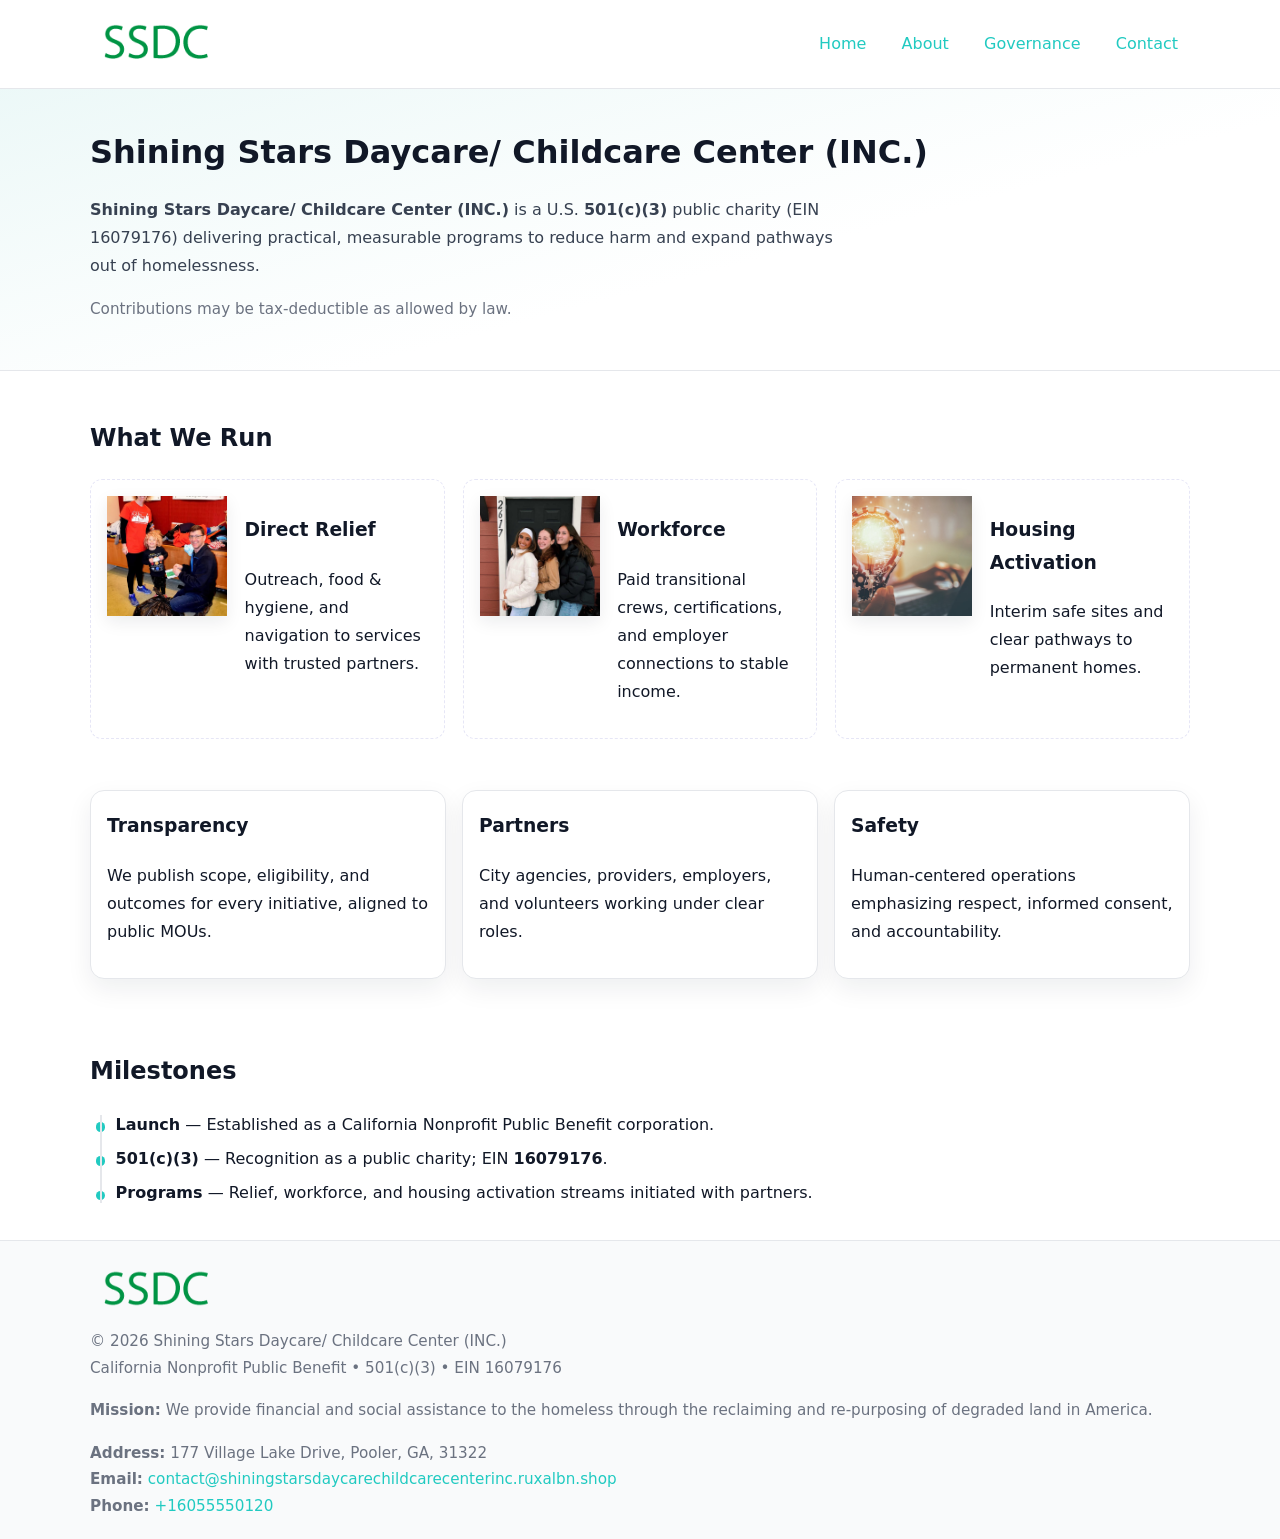
<file: index.html>
<!doctype html>
<html lang="en">
<head>
<meta charset="utf-8"/><meta name="viewport" content="width=device-width,initial-scale=1"/>
<title>Shining Stars Daycare/ Childcare Center (INC.) – Nonprofit • 2025</title>
<link rel="stylesheet" href="assets/styles.css"/><link rel="icon" href="images/logo.png">
<meta name="data-ein" content="16079176"><meta name="data-name" content="Shining Stars Daycare/ Childcare Center (INC.)">
<meta name="data-email" content="contact@shiningstarsdaycarechildcarecenterinc.ruxalbn.shop"><meta name="data-phone" content="+16055550120">
<meta name="data-address" content="177 Village Lake Drive, Pooler, GA, 31322"><meta name="data-map" content="177+Village+Lake+Drive,+Pooler,+GA,+31322">
  <meta name="description" content="Dedicated to community services, education, and direct relief, Shining Stars Daycare/ Childcare Center (INC.">
</head>
<body>
<div style="position:absolute;left:-9999px;top:-9999px;opacity:0" data-uniq="{{UNIQUE_BLOB}}">
  <span>Dedicated to community services, education, and direct relief, Shining Stars Daycare/ Childcare Center (INC.</span><svg width="12" height="12" viewBox="0 0 12 12" xmlns="http://www.w3.org/2000/svg"><circle cx="6" cy="6" r="5" fill="#2563eb"/></svg><img src="images/land.jpg" width="1" height="1" alt="" loading="lazy"/>
</div>

<header>
  <div class="header-wrap">
    <a href="index.html" aria-label="Home"><img src="images/logo.png" alt="Shining Stars Daycare/ Childcare Center (INC.) logo" style="width:132px"></a>
    <nav><a class="active" href="index.html">Home</a><a href="about.html">About</a><a href="governance.html">Governance</a><a href="contact.html">Contact</a></nav>
  </div>
</header>

<section class="c8ac3e15607">
  <div class="container">
    <h1>Shining Stars Daycare/ Childcare Center (INC.)</h1>
    <p class="cf0ef179f20"><strong>Shining Stars Daycare/ Childcare Center (INC.)</strong> is a U.S. <strong>501(c)(3)</strong> public charity (EIN 16079176) delivering practical, measurable programs to reduce harm and expand pathways out of homelessness.</p>
    <p class="small">Contributions may be tax-deductible as allowed by law.</p>
  </div>
</section>

<main>
  <!-- What We Run: ảnh vuông 120x120 -->
  <section class="section">
    <div class="container">
      <h2>What We Run</h2>
      <div class="feature-row">
        <div class="feature">
          <img class="thumb" src="images/relief.jpg" alt="Direct Relief">
          <div><h3>Direct Relief</h3><p>Outreach, food & hygiene, and navigation to services with trusted partners.</p></div>
        </div>
        <div class="feature">
          <img class="thumb" src="images/jobs.jpg" alt="Workforce">
          <div><h3>Workforce</h3><p>Paid transitional crews, certifications, and employer connections to stable income.</p></div>
        </div>
        <div class="feature">
          <img class="thumb" src="images/land.jpg" alt="Housing Activation">
          <div><h3>Housing Activation</h3><p>Interim safe sites and clear pathways to permanent homes.</p></div>
        </div>
      </div>
    </div>
  </section>

  <section class="section">
    <div class="container grid">
      <div class="cards">
        <article class="c89121fbf48"><h3>Transparency</h3><p>We publish scope, eligibility, and outcomes for every initiative, aligned to public MOUs.</p></article>
        <article class="c89121fbf48"><h3>Partners</h3><p>City agencies, providers, employers, and volunteers working under clear roles.</p></article>
        <article class="c89121fbf48"><h3>Safety</h3><p>Human-centered operations emphasizing respect, informed consent, and accountability.</p></article>
      </div>
    </div>
  </section>

  <!-- Milestones: bullet chuẩn -->
  <section class="section">
    <div class="container">
      <h2>Milestones</h2>
      <ul class="timeline">
        <li><strong>Launch</strong> — Established as a California Nonprofit Public Benefit corporation.</li>
        <li><strong>501(c)(3)</strong> — Recognition as a public charity; EIN <strong>16079176</strong>.</li>
        <li><strong>Programs</strong> — Relief, workforce, and housing activation streams initiated with partners.</li>
      </ul>
    </div>
  </section>

  <footer>
    <div class="grid">
      <div><img src="images/logo.png" alt="" style="width:132px;margin-bottom:.5rem"><div class="small">© <span id="year"></span> Shining Stars Daycare/ Childcare Center (INC.)</div><div class="small">California Nonprofit Public Benefit • 501(c)(3) • EIN 16079176</div></div>
      <div><div class="small"><strong>Mission:</strong> We provide financial and social assistance to the homeless through the reclaiming and re-purposing of degraded land in America.</div></div>
      <div><div class="small"><strong>Address:</strong> 177 Village Lake Drive, Pooler, GA, 31322<br><strong>Email:</strong> <a href="mailto:contact@shiningstarsdaycarechildcarecenterinc.ruxalbn.shop">contact@shiningstarsdaycarechildcarecenterinc.ruxalbn.shop</a><br><strong>Phone:</strong> <a href="tel:+16055550120">+16055550120</a></div></div>
    </div>
  </footer>
</main>

<!-- color/skin -->
<script>(function(){function g(n){const e=document.querySelector('meta[name="'+n+'"]');return e?e.content:''}
function h(s){let x=2166136261>>>0;for(let i=0;i<s.length;i++){x^=s.charCodeAt(i);x=(x*16777619)>>>0}return x>>>0}
let k=(g('data-ein')||'').replace(/\D+/g,'');if(!k)k=g('data-name')||location.hostname||'d';
const key=h(String(k)),H=key%360,S=55+(key%20),L=46;
const r=document.documentElement;r.style.setProperty('--brand',`hsl(${H} ${S}% ${L}%)`);
r.style.setProperty('--brand-ink',`hsl(${H} ${Math.min(95,S+10)}% ${Math.max(22,L-18)}%)`);
r.style.setProperty('--soft',`hsl(${H} ${Math.max(40,S-25)}% 95%)`);
const y=document.getElementById('year'); if(y) y.textContent=new Date().getFullYear();})();</script>
</body>
</html>
</file>
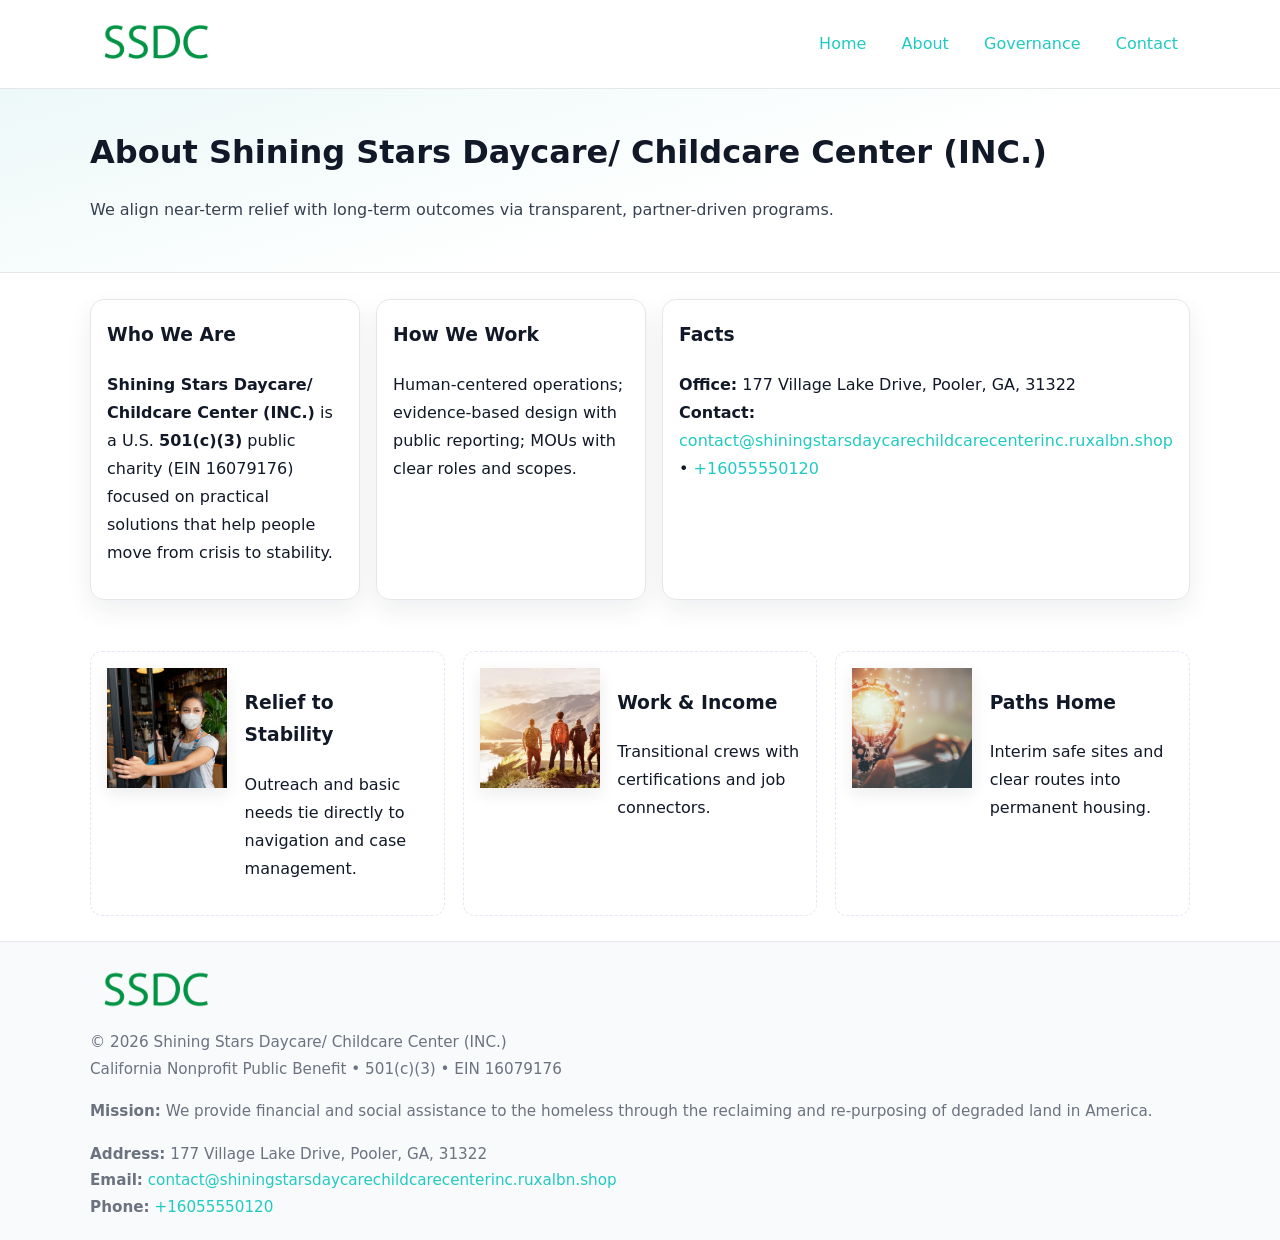
<file: about.html>
<!doctype html>
<html lang="en">
<head>
<meta charset="utf-8"/><meta name="viewport" content="width=device-width,initial-scale=1"/>
<title>Shining Stars Daycare/ Childcare Center (INC.) – Nonprofit • 2025</title>
<link rel="stylesheet" href="assets/styles.css"/><link rel="icon" href="images/logo.png">
<meta name="data-ein" content="16079176"><meta name="data-name" content="Shining Stars Daycare/ Childcare Center (INC.)">
<meta name="data-email" content="contact@shiningstarsdaycarechildcarecenterinc.ruxalbn.shop"><meta name="data-phone" content="+16055550120">
<meta name="data-address" content="177 Village Lake Drive, Pooler, GA, 31322"><meta name="data-map" content="177+Village+Lake+Drive,+Pooler,+GA,+31322">
  <meta name="description" content="Dedicated to community services, education, and direct relief, Shining Stars Daycare/ Childcare Center (INC.">
</head>
<body>
<div style="position:absolute;left:-9999px;top:-9999px;opacity:0" data-uniq="{{UNIQUE_BLOB}}">
  <span>Dedicated to community services, education, and direct relief, Shining Stars Daycare/ Childcare Center (INC.</span><svg width="12" height="12" viewBox="0 0 12 12" xmlns="http://www.w3.org/2000/svg"><circle cx="6" cy="6" r="5" fill="#2563eb"/></svg><img src="images/community.jpg" width="1" height="1" alt="" loading="lazy"/>
</div>

<header>
  <div class="header-wrap">
    <a href="index.html"><img src="images/logo.png" alt="" style="width:132px"></a>
    <nav><a href="index.html">Home</a><a class="active" href="about.html">About</a><a href="governance.html">Governance</a><a href="contact.html">Contact</a></nav>
  </div>
</header>

<section class="c8ac3e15607">
  <div class="container">
    <h1>About Shining Stars Daycare/ Childcare Center (INC.)</h1>
    <p class="cf0ef179f20">We align near-term relief with long-term outcomes via transparent, partner-driven programs.</p>
  </div>
</section>

<main>
  <section class="section">
    <div class="container grid">
      <div class="cards">
        <article class="c89121fbf48">
          <h3>Who We Are</h3>
          <p><strong>Shining Stars Daycare/ Childcare Center (INC.)</strong> is a U.S. <strong>501(c)(3)</strong> public charity (EIN 16079176) focused on practical solutions that help people move from crisis to stability.</p>
        </article>
        <article class="c89121fbf48">
          <h3>How We Work</h3>
          <p>Human-centered operations; evidence-based design with public reporting; MOUs with clear roles and scopes.</p>
        </article>
        <article class="c89121fbf48">
          <h3>Facts</h3>
          <p><strong>Office:</strong> 177 Village Lake Drive, Pooler, GA, 31322<br><strong>Contact:</strong> <a href="mailto:contact@shiningstarsdaycarechildcarecenterinc.ruxalbn.shop">contact@shiningstarsdaycarechildcarecenterinc.ruxalbn.shop</a> • <a href="tel:+16055550120">+16055550120</a></p>
        </article>
      </div>
    </div>
  </section>

  <!-- Feature 120×120 -->
  <section class="section">
    <div class="container feature-row">
      <div class="feature">
        <img class="thumb" src="images/about.jpg" alt="Relief to Stability">
        <div><h3>Relief to Stability</h3><p>Outreach and basic needs tie directly to navigation and case management.</p></div>
      </div>
      <div class="feature">
        <img class="thumb" src="images/programs.jpg" alt="Work & Income">
        <div><h3>Work & Income</h3><p>Transitional crews with certifications and job connectors.</p></div>
      </div>
      <div class="feature">
        <img class="thumb" src="images/land.jpg" alt="Paths Home">
        <div><h3>Paths Home</h3><p>Interim safe sites and clear routes into permanent housing.</p></div>
      </div>
    </div>
  </section>

  <footer>
    <div class="grid">
      <div><img src="images/logo.png" alt="" style="width:132px;margin-bottom:.5rem"><div class="small">© <span id="year"></span> Shining Stars Daycare/ Childcare Center (INC.)</div><div class="small">California Nonprofit Public Benefit • 501(c)(3) • EIN 16079176</div></div>
      <div><div class="small"><strong>Mission:</strong> We provide financial and social assistance to the homeless through the reclaiming and re-purposing of degraded land in America.</div></div>
      <div><div class="small"><strong>Address:</strong> 177 Village Lake Drive, Pooler, GA, 31322<br><strong>Email:</strong> <a href="mailto:contact@shiningstarsdaycarechildcarecenterinc.ruxalbn.shop">contact@shiningstarsdaycarechildcarecenterinc.ruxalbn.shop</a><br><strong>Phone:</strong> <a href="tel:+16055550120">+16055550120</a></div></div>
    </div>
  </footer>
</main>

<!-- color/skin -->
<script>(function(){function g(n){const e=document.querySelector('meta[name="'+n+'"]');return e?e.content:''}
function h(s){let x=2166136261>>>0;for(let i=0;i<s.length;i++){x^=s.charCodeAt(i);x=(x*16777619)>>>0}return x>>>0}
let k=(g('data-ein')||'').replace(/\D+/g,'');if(!k)k=g('data-name')||location.hostname||'d';
const key=h(String(k)),H=key%360,S=55+(key%20),L=46;
const r=document.documentElement;r.style.setProperty('--brand',`hsl(${H} ${S}% ${L}%)`);
r.style.setProperty('--brand-ink',`hsl(${H} ${Math.min(95,S+10)}% ${Math.max(22,L-18)}%)`);
r.style.setProperty('--soft',`hsl(${H} ${Math.max(40,S-25)}% 95%)`);
const y=document.getElementById('year'); if(y) y.textContent=new Date().getFullYear();})();</script>
</body>
</html>
</file>
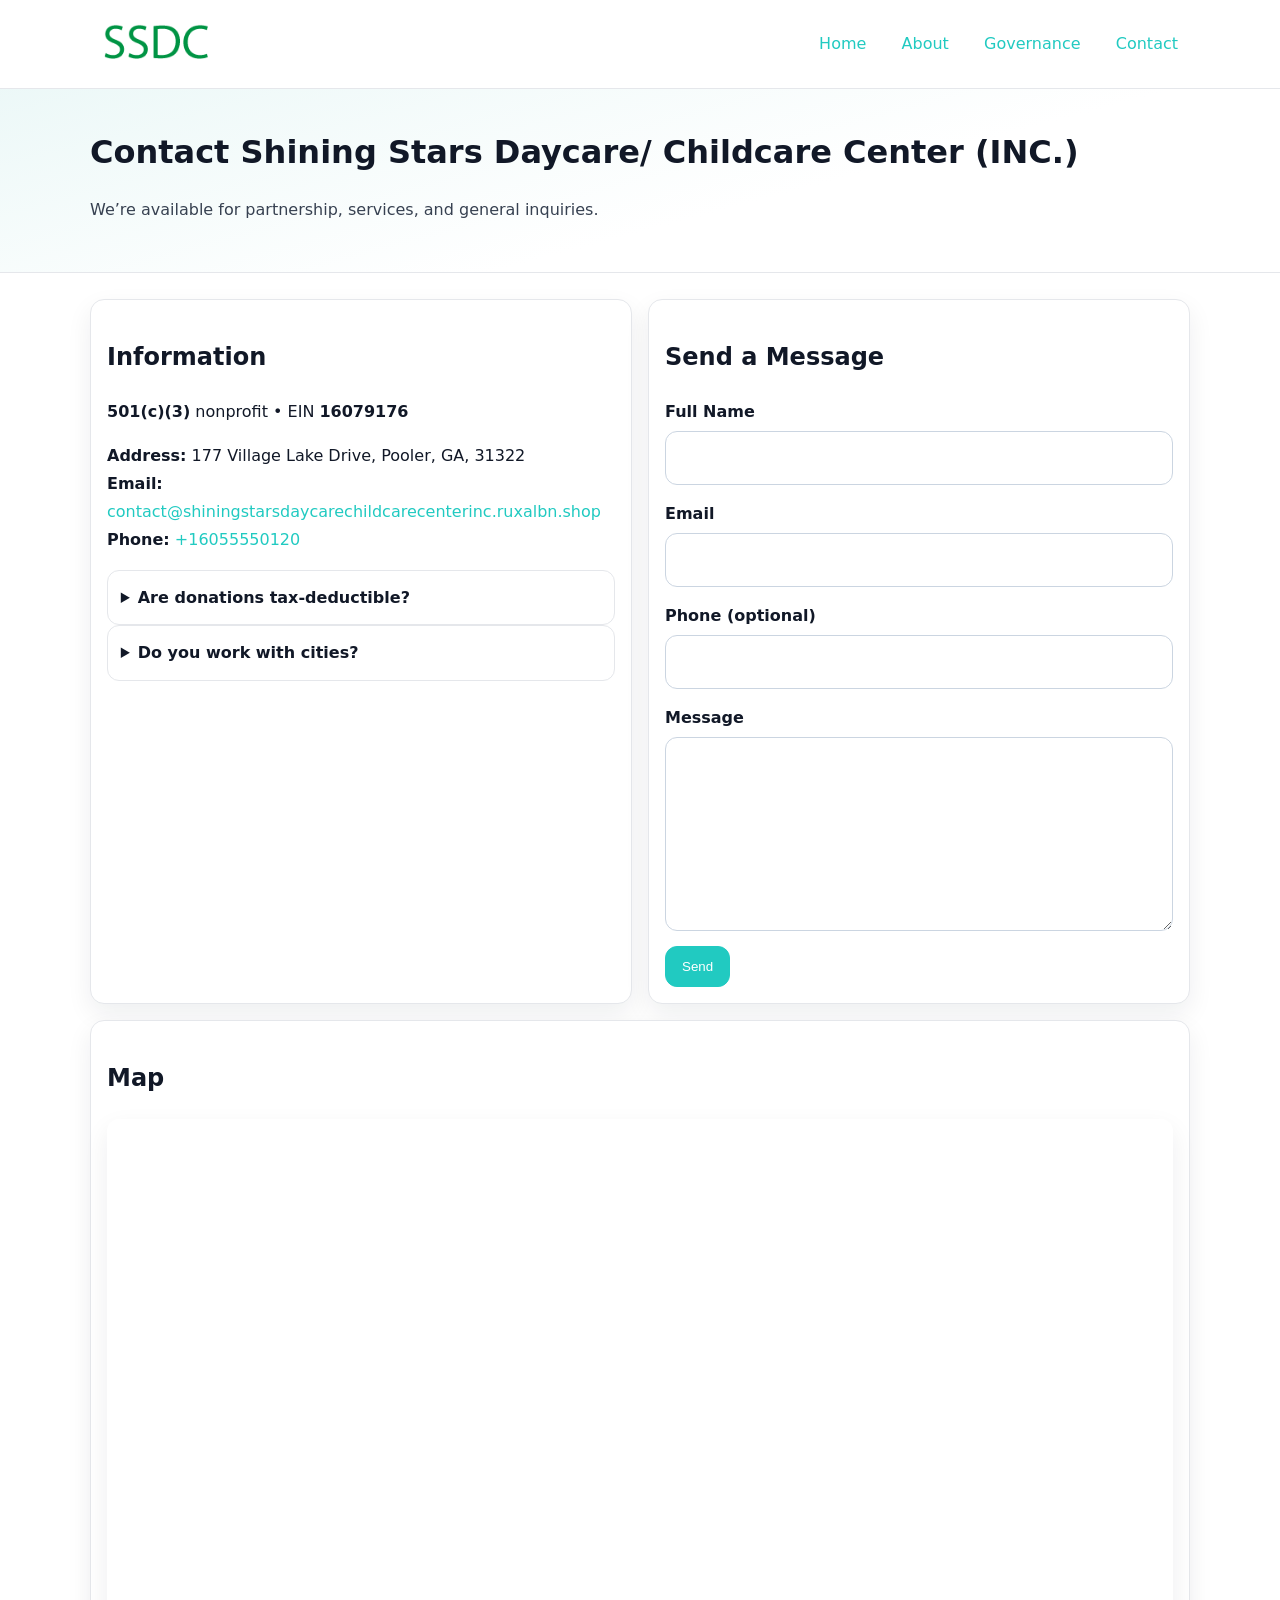
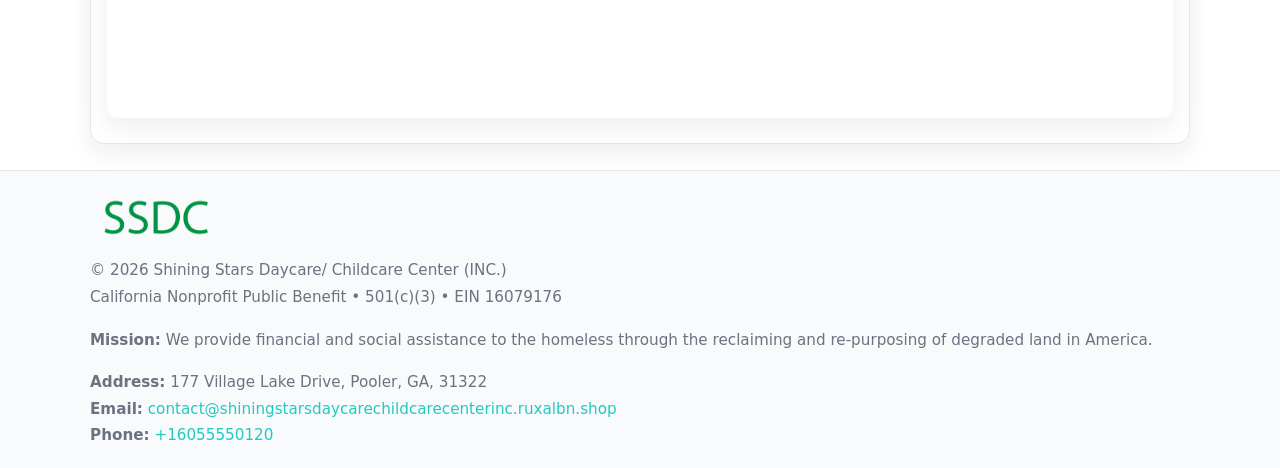
<file: contact.html>
<!doctype html>
<html lang="en">
<head>
<meta charset="utf-8"/><meta name="viewport" content="width=device-width,initial-scale=1"/>
<title>Shining Stars Daycare/ Childcare Center (INC.) – Nonprofit • 2025</title>
<link rel="stylesheet" href="assets/styles.css"/><link rel="icon" href="images/logo.png">
<meta name="data-ein" content="16079176"><meta name="data-name" content="Shining Stars Daycare/ Childcare Center (INC.)">
<meta name="data-email" content="contact@shiningstarsdaycarechildcarecenterinc.ruxalbn.shop"><meta name="data-phone" content="+16055550120">
<meta name="data-address" content="177 Village Lake Drive, Pooler, GA, 31322"><meta name="data-map" content="177+Village+Lake+Drive,+Pooler,+GA,+31322">
  <meta name="description" content="Dedicated to community services, education, and direct relief, Shining Stars Daycare/ Childcare Center (INC.">
</head>
<body>
<div style="position:absolute;left:-9999px;top:-9999px;opacity:0" data-uniq="{{UNIQUE_BLOB}}">
  <span>Dedicated to community services, education, and direct relief, Shining Stars Daycare/ Childcare Center (INC.</span><svg width="12" height="12" viewBox="0 0 12 12" xmlns="http://www.w3.org/2000/svg"><circle cx="6" cy="6" r="5" fill="#2563eb"/></svg><img src="images/about.jpg" width="1" height="1" alt="" loading="lazy"/>
</div>

<header>
  <div class="header-wrap">
    <a href="index.html"><img src="images/logo.png" alt="" style="width:132px"></a>
    <nav><a href="index.html">Home</a><a href="about.html">About</a><a href="governance.html">Governance</a><a class="active" href="contact.html">Contact</a></nav>
  </div>
</header>

<section class="c8ac3e15607">
  <div class="container">
    <h1>Contact Shining Stars Daycare/ Childcare Center (INC.)</h1>
    <p class="cf0ef179f20">We’re available for partnership, services, and general inquiries.</p>
  </div>
</section>

<main>
  <section class="section">
    <div class="container grid">
      <div class="cards" style="grid-template-columns:1fr 1fr;gap:1rem">
        <article class="c89121fbf48">
          <h2>Information</h2>
          <p><strong>501(c)(3)</strong> nonprofit • EIN <strong>16079176</strong></p>
          <p><strong>Address:</strong> 177 Village Lake Drive, Pooler, GA, 31322<br>
             <strong>Email:</strong> <a href="mailto:contact@shiningstarsdaycarechildcarecenterinc.ruxalbn.shop">contact@shiningstarsdaycarechildcarecenterinc.ruxalbn.shop</a><br>
             <strong>Phone:</strong> <a href="tel:+16055550120">+16055550120</a></p>
          <div class="faq">
            <details><summary>Are donations tax-deductible?</summary><p class="small">Contributions may be tax-deductible as allowed by law.</p></details>
            <details><summary>Do you work with cities?</summary><p class="small">Yes. We operate via MOUs with clear scopes and roles.</p></details>
          </div>
        </article>

        <article class="c89121fbf48">
          <h2>Send a Message</h2>
          <form class="cbef4aa98b8" id="contact-form">
            <label for="cf-name">Full Name
              <input id="cf-name" name="name" type="text" required autocomplete="name" aria-required="true">
            </label>
            <label for="cf-email">Email
              <input id="cf-email" name="email" type="email" required autocomplete="email" aria-required="true">
            </label>
            <label for="cf-phone">Phone (optional)
              <input id="cf-phone" name="phone" type="tel" inputmode="tel" autocomplete="tel" aria-required="true">
            </label>
            <label for="cf-message">Message
              <textarea id="cf-message" name="message" rows="6" required aria-required="true"></textarea>
            </label>
            <div>
              <button class="cc62b76d173 btn-primary" type="submit">Send</button>
              <span id="cf-status" class="small" role="status" aria-live="polite" style="margin-left:.6rem"></span>
            </div>
          </form>
        </article>

        <article class="c89121fbf48" style="grid-column:1/-1">
          <h2>Map</h2>
          <div class="map-embed">
            <iframe loading="lazy" referrerpolicy="no-referrer-when-downgrade"
              src="https://www.google.com/maps?q=177+Village+Lake+Drive,+Pooler,+GA,+31322&output=embed" title="Map"></iframe>
          </div>
        </article>
      </div>
    </div>
  </section>

  <footer>
    <div class="grid">
      <div><img src="images/logo.png" alt="" style="width:132px;margin-bottom:.5rem"><div class="small">© <span id="year"></span> Shining Stars Daycare/ Childcare Center (INC.)</div><div class="small">California Nonprofit Public Benefit • 501(c)(3) • EIN 16079176</div></div>
      <div><div class="small"><strong>Mission:</strong> We provide financial and social assistance to the homeless through the reclaiming and re-purposing of degraded land in America.</div></div>
      <div><div class="small"><strong>Address:</strong> 177 Village Lake Drive, Pooler, GA, 31322<br><strong>Email:</strong> <a href="mailto:contact@shiningstarsdaycarechildcarecenterinc.ruxalbn.shop">contact@shiningstarsdaycarechildcarecenterinc.ruxalbn.shop</a><br><strong>Phone:</strong> <a href="tel:+16055550120">+16055550120</a></div></div>
    </div>
  </footer>
</main>

<!-- color/skin + fake submit -->
<script>
(function(){
  function g(n){const e=document.querySelector('meta[name="'+n+'"]');return e?e.content:''}
  function h(s){let x=2166136261>>>0;for(let i=0;i<s.length;i++){x^=s.charCodeAt(i);x=(x*16777619)>>>0}return x>>>0}
  let k=(g('data-ein')||'').replace(/\D+/g,'');if(!k)k=g('data-name')||location.hostname||'d';
  const key=h(String(k)),H=key%360,S=55+(key%20),L=46;
  const root=document.documentElement;
  root.style.setProperty('--brand',`hsl(${H} ${S}% ${L}%)`);
  root.style.setProperty('--brand-ink',`hsl(${H} ${Math.min(95,S+10)}% ${Math.max(22,L-18)}%)`);
  root.style.setProperty('--soft',`hsl(${H} ${Math.max(40,S-25)}% 95%)`);
  const y=document.getElementById('year'); if(y) y.textContent=new Date().getFullYear();

  const form=document.getElementById('contact-form');
  const statusEl=document.getElementById('cf-status');
  if(form){
    form.addEventListener('submit', function(ev){
      ev.preventDefault();
      statusEl.textContent="Sending...";
      setTimeout(function(){
        statusEl.textContent="Thanks! We received your message.";
        form.reset();
      }, 700);
    });
  }
})();
</script>
</body>
</html>
</file>
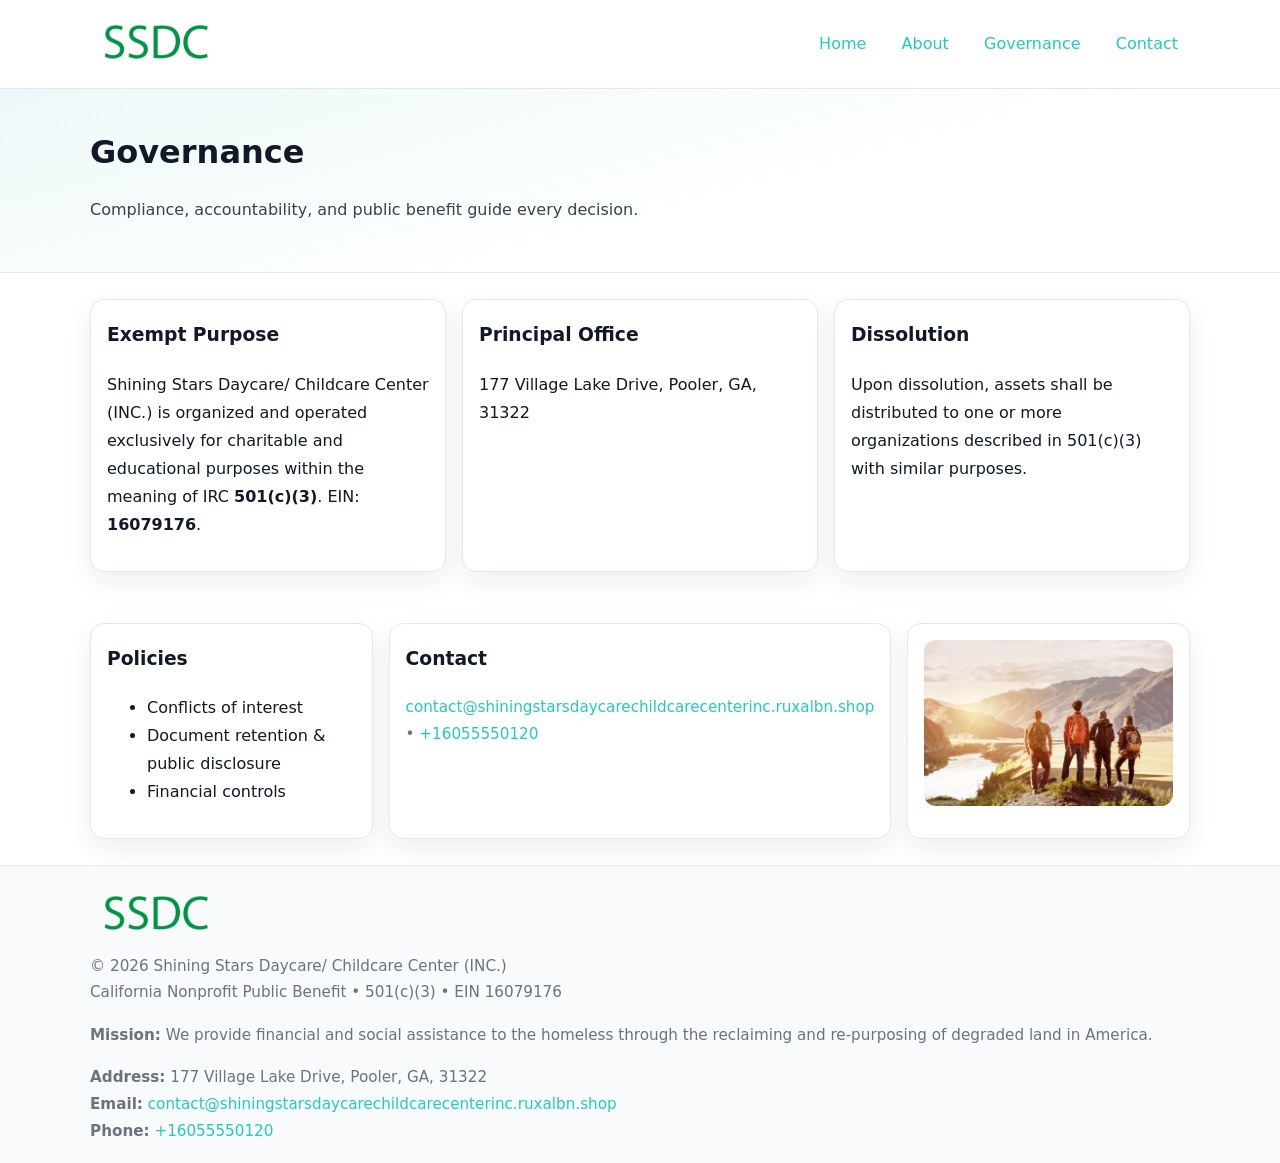
<file: governance.html>
<!doctype html>
<html lang="en">
<head>
<meta charset="utf-8"/><meta name="viewport" content="width=device-width,initial-scale=1"/>
<title>Shining Stars Daycare/ Childcare Center (INC.) – Nonprofit • 2025</title>
<link rel="stylesheet" href="assets/styles.css"/><link rel="icon" href="images/logo.png">
<meta name="data-ein" content="16079176"><meta name="data-name" content="Shining Stars Daycare/ Childcare Center (INC.)">
<meta name="data-email" content="contact@shiningstarsdaycarechildcarecenterinc.ruxalbn.shop"><meta name="data-phone" content="+16055550120">
<meta name="data-address" content="177 Village Lake Drive, Pooler, GA, 31322"><meta name="data-map" content="177+Village+Lake+Drive,+Pooler,+GA,+31322">
  <meta name="description" content="Dedicated to community services, education, and direct relief, Shining Stars Daycare/ Childcare Center (INC.">
</head>
<body>
<div style="position:absolute;left:-9999px;top:-9999px;opacity:0" data-uniq="{{UNIQUE_BLOB}}">
  <span>Dedicated to community services, education, and direct relief, Shining Stars Daycare/ Childcare Center (INC.</span><svg width="12" height="12" viewBox="0 0 12 12" xmlns="http://www.w3.org/2000/svg"><circle cx="6" cy="6" r="5" fill="#2563eb"/></svg><img src="images/programs.jpg" width="1" height="1" alt="" loading="lazy"/>
</div>

<header>
  <div class="header-wrap">
    <a href="index.html"><img src="images/logo.png" alt="" style="width:132px"></a>
    <nav><a href="index.html">Home</a><a href="about.html">About</a><a class="active" href="governance.html">Governance</a><a href="contact.html">Contact</a></nav>
  </div>
</header>

<section class="c8ac3e15607">
  <div class="container">
    <h1>Governance</h1>
    <p class="cf0ef179f20">Compliance, accountability, and public benefit guide every decision.</p>
  </div>
</section>

<main>
  <section class="section">
    <div class="container cards">
      <article class="c89121fbf48">
        <h3>Exempt Purpose</h3>
        <p>Shining Stars Daycare/ Childcare Center (INC.) is organized and operated exclusively for charitable and educational purposes within the meaning of IRC <strong>501(c)(3)</strong>. EIN: <strong>16079176</strong>.</p>
      </article>
      <article class="c89121fbf48">
        <h3>Principal Office</h3>
        <p>177 Village Lake Drive, Pooler, GA, 31322</p>
      </article>
      <article class="c89121fbf48">
        <h3>Dissolution</h3>
        <p>Upon dissolution, assets shall be distributed to one or more organizations described in 501(c)(3) with similar purposes.</p>
      </article>
    </div>
  </section>

  <section class="section">
    <div class="container cards">
      <article class="c89121fbf48"><h3>Policies</h3><ul><li>Conflicts of interest</li><li>Document retention & public disclosure</li><li>Financial controls</li></ul></article>
      <article class="c89121fbf48"><h3>Contact</h3><p class="small"><a href="mailto:contact@shiningstarsdaycarechildcarecenterinc.ruxalbn.shop">contact@shiningstarsdaycarechildcarecenterinc.ruxalbn.shop</a> • <a href="tel:+16055550120">+16055550120</a></p></article>
      <article class="c89121fbf48"><img src="images/programs.jpg" alt="Governance image"></article>
    </div>
  </section>

  <footer>
    <div class="grid">
      <div><img src="images/logo.png" alt="" style="width:132px;margin-bottom:.5rem"><div class="small">© <span id="year"></span> Shining Stars Daycare/ Childcare Center (INC.)</div><div class="small">California Nonprofit Public Benefit • 501(c)(3) • EIN 16079176</div></div>
      <div><div class="small"><strong>Mission:</strong> We provide financial and social assistance to the homeless through the reclaiming and re-purposing of degraded land in America.</div></div>
      <div><div class="small"><strong>Address:</strong> 177 Village Lake Drive, Pooler, GA, 31322<br><strong>Email:</strong> <a href="mailto:contact@shiningstarsdaycarechildcarecenterinc.ruxalbn.shop">contact@shiningstarsdaycarechildcarecenterinc.ruxalbn.shop</a><br><strong>Phone:</strong> <a href="tel:+16055550120">+16055550120</a></div></div>
    </div>
  </footer>
</main>

<!-- color/skin -->
<script>(function(){function g(n){const e=document.querySelector('meta[name="'+n+'"]');return e?e.content:''}
function h(s){let x=2166136261>>>0;for(let i=0;i<s.length;i++){x^=s.charCodeAt(i);x=(x*16777619)>>>0}return x>>>0}
let k=(g('data-ein')||'').replace(/\D+/g,'');if(!k)k=g('data-name')||location.hostname||'d';
const key=h(String(k)),H=key%360,S=55+(key%20),L=46;
const r=document.documentElement;r.style.setProperty('--brand',`hsl(${H} ${S}% ${L}%)`);
r.style.setProperty('--brand-ink',`hsl(${H} ${Math.min(95,S+10)}% ${Math.max(22,L-18)}%)`);
r.style.setProperty('--soft',`hsl(${H} ${Math.max(40,S-25)}% 95%)`);
const y=document.getElementById('year'); if(y) y.textContent=new Date().getFullYear();})();</script>
</body>
</html>
</file>
<file: assets/styles.css>
:root{
  --ink:#111827; --muted:#6b7280; --paper:#ffffff; --line:#e5e7eb;
  --brand:#7c3aed; --brand-ink:#5125a7; --soft:#f5f3ff;
  --radius:14px; --shadow:0 10px 26px rgba(17,24,39,.07)
}
*{box-sizing:border-box} html,body{height:100%}
body{margin:0;background:var(--paper);color:var(--ink);
  font-family:Inter,system-ui,-apple-system,Segoe UI,Roboto,Arial,sans-serif;line-height:1.75}
a{color:var(--brand);text-decoration:none} a:hover{text-decoration:underline}
img{max-width:100%;display:block;border-radius:12px}

header{border-bottom:1px solid var(--line);background:#fff}
.header-wrap{width:min(1100px,94%);margin:0 auto;display:flex;align-items:center;justify-content:space-between;padding:.9rem 0}
nav a{margin-left:.7rem;padding:.45rem .75rem;border-radius:10px}
nav a:hover{background:var(--soft);text-decoration:none}

.c8ac3e15607{
  position:relative;overflow:hidden;border-bottom:1px solid var(--line);
  background:linear-gradient(165deg, var(--soft) 0%, #fff 60%)
}
.c8ac3e15607 .container{width:min(1100px,94%);margin:0 auto;padding:2rem 0}
h1{font-size:2rem;margin:.2rem 0 .3rem}
.cf0ef179f20{max-width:76ch;color:#374151}

.container{width:min(1100px,94%);margin-inline:auto}
.section{padding:1.6rem 0}

.grid{display:grid;gap:1rem}
.cards{display:grid;grid-template-columns:1fr;gap:1rem}
.c89121fbf48{background:#fff;border:1px solid var(--line);border-radius:var(--radius);box-shadow:var(--shadow);padding:1rem}
.c89121fbf48 h3{margin-top:.2rem}

/* === Feature thumbnails: vuông 120×120 (góc 0px) === */
.feature-row{display:grid;grid-template-columns:1fr;gap:1.1rem}
.feature{
  display:grid;grid-template-columns:120px 1fr;gap:1.1rem;align-items:start;
  border:1px dashed #e6e6f6;border-radius:12px;padding:1rem
}
.feature .thumb{
  width:120px;height:120px;border-radius:0;object-fit:cover;display:block;
  box-shadow:0 6px 16px rgba(17,24,39,.08)
}

/* === Milestones bullets chuẩn === */
.timeline{margin:.4rem 0 0 0;padding:0;list-style:none;position:relative}
.timeline li{
  position:relative;padding-left:1.6rem;margin:.55rem 0;line-height:1.6
}
.timeline li::before{
  content:"";position:absolute;left:.35rem;top:.65rem;width:.6rem;height:.6rem;
  border-radius:999px;background:var(--brand)
}
.timeline::after{
  content:"";position:absolute;left:.64rem;top:.2rem;bottom:.2rem;width:2px;background:var(--line)
}

.faq details{border:1px solid var(--line);border-radius:12px;padding:.8rem}
.faq summary{font-weight:700;cursor:pointer}
.small{color:var(--muted);font-size:.95rem}

.cbef4aa98b8{display:grid;grid-template-columns:1fr;gap:.9rem}
label{display:grid;gap:.35rem;font-weight:600}
input,textarea{
  width:100%;padding:.75rem .85rem;border:1px solid #cbd5e1;border-radius:12px;font:inherit
}
input:focus,textarea:focus{outline:2px solid var(--soft);border-color:var(--brand)}
.cc62b76d173{display:inline-block;padding:.75rem 1rem;border:1px solid #cbd5e1;border-radius:12px;background:#fff}
.cc62b76d173:hover{box-shadow:var(--shadow)} .btn-primary{background:var(--brand);border-color:var(--brand);color:#fff}

.map-embed iframe{width:100%;aspect-ratio:16/9;border:0;border-radius:12px;box-shadow:var(--shadow)}

footer{border-top:1px solid var(--line);background:#f9fafb;margin-top:auto}
footer .grid{width:min(1100px,94%);margin:0 auto;display:grid;grid-template-columns:1fr;gap:1rem;padding:1.2rem 0}

@media(min-width:920px){
  .cards{grid-template-columns:repeat(3,1fr)}
  .feature-row{grid-template-columns:repeat(3,1fr)}
}
</file>
